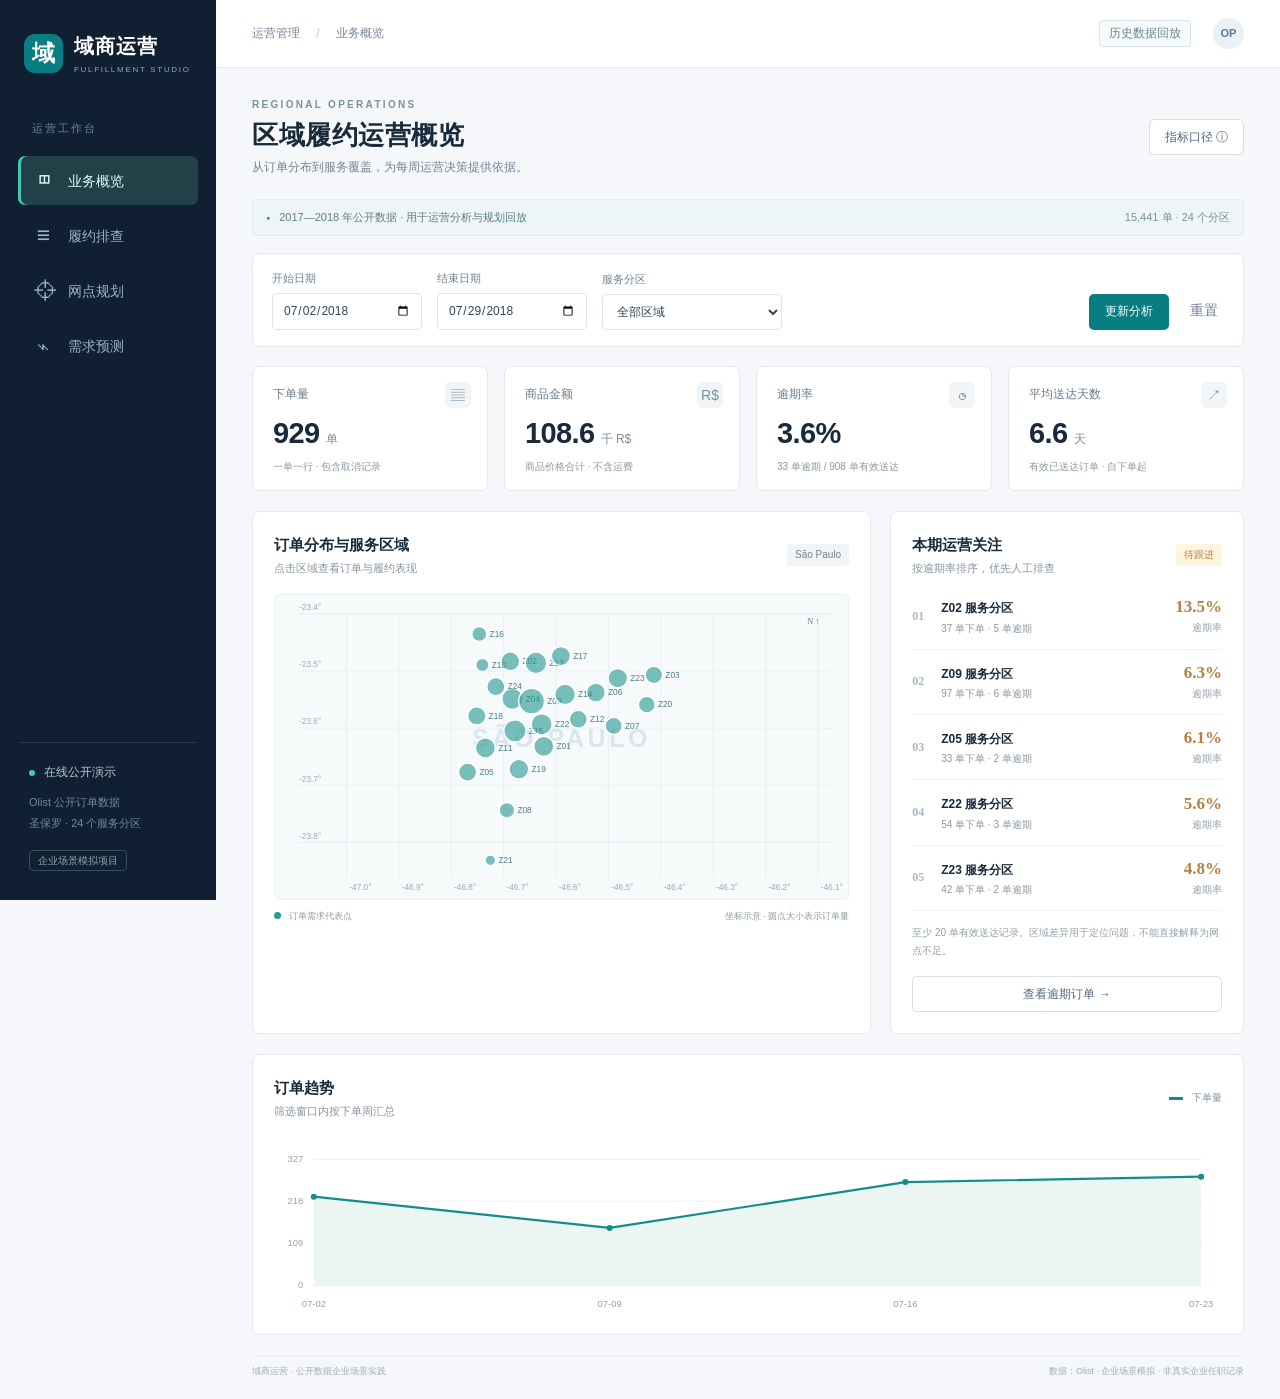
<file: index.html>
<!doctype html>
<html lang="zh-CN"><head><meta charset="utf-8"><meta name="viewport" content="width=device-width,initial-scale=1"><meta name="description" content="基于 Olist 公开历史订单的区域运营分析、需求预测与配送网点规划演示。"><title>域商运营 · 区域履约工作台</title><link rel="stylesheet" href="./style.css"></head>
<body>
<aside class="sidebar">
  <a class="brand" href="./"><span class="brand-mark">域</span><span>域商运营<small>FULFILLMENT STUDIO</small></span></a>
  <p class="nav-label">运营工作台</p>
  <nav aria-label="主导航">
    <button class="nav-item active" data-page="overview"><span>◫</span>业务概览</button>
    <button class="nav-item" data-page="delivery"><span>≡</span>履约排查</button>
    <button class="nav-item" data-page="planning"><span>⌖</span>网点规划</button>
    <button class="nav-item" data-page="forecast"><span>⌁</span>需求预测</button>
  </nav>
  <div class="sidebar-bottom"><span class="live-dot"></span> 在线公开演示<p>Olist 公开订单数据<br>圣保罗 · 24 个服务分区</p><span class="simulation-tag">企业场景模拟项目</span></div>
</aside>
<main>
  <header class="topbar"><span>运营管理 <span class="slash">/</span> <span id="breadcrumb">业务概览</span></span><div class="topbar-right"><span class="history-badge">历史数据回放</span><span class="avatar">OP</span></div></header>
  <div class="workspace">
    <div class="page-heading"><div><p class="eyebrow">REGIONAL OPERATIONS</p><h1 id="page-title">区域履约运营概览</h1><p id="page-description">从订单分布到服务覆盖，为每周运营决策提供依据。</p></div><button class="button secondary" id="definitions-button">指标口径 ⓘ</button></div>
    <div class="data-notice"><span>●</span> 2017—2018 年公开数据 · 用于运营分析与规划回放 <span class="notice-right" id="data-count">正在连接数据…</span></div>
    <section class="filter-bar" id="global-filters" aria-label="订单筛选">
      <label>开始日期<input id="start-date" type="date" value="2018-07-02" min="2017-01-02" max="2018-08-26"></label>
      <label>结束日期<input id="end-date" type="date" value="2018-07-29" min="2017-01-02" max="2018-08-26"></label>
      <label class="zone-filter">服务分区<select id="zone-filter"><option value="-1">全部区域</option></select></label>
      <button class="button primary" id="apply-filters">更新分析</button><button class="text-button" id="reset-filters">重置</button>
    </section>
    <div id="error-banner" class="error-banner" role="alert" hidden></div>
    <section id="view-overview" class="page-view">
      <div class="kpi-grid" id="kpi-cards"></div>
      <div class="overview-grid">
        <section class="panel map-panel"><div class="panel-heading"><div><h2>订单分布与服务区域</h2><p>点击区域查看订单与履约表现</p></div><span class="pill">São Paulo</span></div><div id="overview-map" class="map-container"></div><div class="map-caption"><span><i class="legend-dot"></i> 订单需求代表点</span><span>坐标示意 · 圆点大小表示订单量</span></div></section>
        <section class="panel issues-panel"><div class="panel-heading"><div><h2>本期运营关注</h2><p>按逾期率排序，优先人工排查</p></div><span class="pill amber">待跟进</span></div><div id="issue-list"></div><div class="panel-note">至少 20 单有效送达记录。区域差异用于定位问题，不能直接解释为网点不足。</div><button id="go-delivery" class="button secondary full-width">查看逾期订单 →</button></section>
      </div>
      <section class="panel trend-panel"><div class="panel-heading"><div><h2>订单趋势</h2><p>筛选窗口内按下单周汇总</p></div><span class="chart-key"><i></i> 下单量</span></div><div id="order-chart"></div></section>
    </section>
    <section id="view-delivery" class="page-view" hidden>
      <section class="panel"><div class="panel-heading"><div><h2>订单履约排查</h2><p id="order-count">正在读取订单…</p></div><div class="inline-controls"><label class="checkbox-label"><input type="checkbox" id="late-only">只看逾期</label><button id="export-orders" class="button secondary">导出 CSV ↓</button></div></div><div class="table-scroll"><table><thead><tr><th>订单编号</th><th>下单日期</th><th>服务区</th><th>商品金额 R$</th><th>送达天数</th><th>履约状态</th></tr></thead><tbody id="orders-body"></tbody></table></div><div class="pagination"><span id="pagination-info"></span><div><button class="button secondary compact" id="prev-page">上一页</button><button class="button secondary compact" id="next-page">下一页</button></div></div></section>
      <div class="method-note"><strong>排查建议</strong><p>先核对订单承诺日期、实际送达时间与区域样本量，再联系对应商家或承运环节。这里展示的是事后履约记录，并非下单时的风险预测。</p></div>
    </section>
    <section id="view-planning" class="page-view" hidden>
      <section class="planning-controls panel"><div class="panel-heading"><div><h2>网点预算与需求场景</h2><p>在相同候选点中比较不同布局</p></div><span class="pill">4 周规划周期</span></div><div class="planning-form"><label>历史回放窗口<select id="planning-origin"><option value="2018-07-02">07.02 — 07.29</option><option value="2018-07-30">07.30 — 08.26</option></select></label><label>网点数量<select id="site-budget"></select></label><label>选址方法<select id="planning-method"><option value="forecast">预测需求优化</option><option value="historical">近 8 周需求优化</option><option value="hotspot">订单热点选址</option></select></label></div></section>
      <div class="plan-kpis" id="plan-kpis"></div>
      <div class="planning-grid"><section class="panel"><div class="panel-heading"><div><h2>服务覆盖方案</h2><p id="plan-subtitle">选择预算查看方案</p></div><span class="pill green">球面直线距离</span></div><div id="planning-map" class="map-container"></div><div class="map-caption"><span><i class="legend-square"></i> 候选服务点</span><span>连接线表示最近分配关系</span></div></section><section class="panel"><div class="panel-heading"><div><h2>区域重点保障</h2><p>提高某个分区的规划权重并保存方案</p></div></div><label class="block-label">重点区域<select id="priority-zone"><option value="-1">不设置重点区域</option></select></label><label class="block-label">需求权重 <span id="factor-value">1.5 倍</span><input id="priority-factor" type="range" min="1" max="3" step="0.25" value="1.5"></label><label class="block-label">方案名称<input id="scenario-name" value="运营评审方案" maxlength="80"></label><button class="button primary full-width" id="save-scenario">计算并保存方案</button><div id="save-status" class="save-status" role="status"></div><div class="saved-heading">已保存方案 · 当前浏览器</div><div id="saved-scenarios" class="saved-list"></div></section></div>
      <section class="panel"><div class="panel-heading"><div><h2>相同预算下的方案对比</h2><p>使用对应窗口真实订单坐标回放评价</p></div></div><div class="table-scroll"><table><thead><tr><th>方案</th><th>平均最近距离</th><th>90 分位距离</th><th>3 公里覆盖</th><th>5 公里覆盖</th></tr></thead><tbody id="plan-comparison"></tbody></table></div></section>
      <div class="method-note"><strong>如何理解结果</strong><p>候选点是训练期邮编代表坐标，未核验物业。模型未加入路网、容量、租金或车辆约束；距离和覆盖率用于方案比较，不能换算为真实配送时间与节省金额。</p></div>
    </section>
    <section id="view-forecast" class="page-view" hidden>
      <div class="model-banner"><div><span class="pill green">验证集选定</span><h2 id="selected-model">正在读取模型</h2><p id="model-detail"></p></div><div><span>评价单元</span><strong>24 区域 × 8 周</strong><small>测试集按时间留出</small></div></div>
      <section class="panel"><div class="panel-heading"><div><h2>预测方法比较</h2><p>参数在测试前固定，以验证期 WAPE 选择上线候选</p></div><span class="pill">误差越低越好</span></div><div class="table-scroll"><table><thead><tr><th>方法</th><th>验证 WAPE</th><th>测试 WAPE</th><th>测试 MAE</th><th>测试偏差</th><th>选用状态</th></tr></thead><tbody id="forecast-comparison"></tbody></table></div></section>
      <section class="panel trend-panel"><div class="panel-heading"><div><h2>测试期总需求与预测</h2><p>每 4 周重新读取已知历史；模型参数保持固定</p></div><span class="chart-key"><i></i> 实际 <i class="forecast-line"></i> 预测</span></div><div id="forecast-chart"></div></section>
      <div class="method-note"><strong>运营解读</strong><p id="forecast-explanation"></p></div>
    </section>
    <footer><span>域商运营 · 公开数据企业场景实践</span><span>数据：Olist · 企业场景模拟 · 非真实企业任职记录</span></footer>
  </div>
</main>
<dialog id="definitions"><div class="dialog-heading"><h2>指标口径</h2><button id="close-definitions" aria-label="关闭">×</button></div><dl><dt>下单量</dt><dd>一单一行，包含之后被取消的记录；不代表已发货量。</dd><dt>商品金额</dt><dd>订单商品价格之和，币种 BRL；不包含运费，不代表净收入或已收款。</dd><dt>逾期率</dt><dd>实际送达自然日晚于承诺送达日的订单数 ÷ 有效已送达订单数。同日送达算准时。</dd><dt>送达天数</dt><dd>已送达有效记录中，实际送达时间减下单时间；未送达不记作零天。</dd><dt>服务距离</dt><dd>客户邮编代表坐标到最近候选点的球面距离；并非路网里程。</dd><dt>重点区域权重</dt><dd>只影响选址目标；方案回放依然按真实订单原始权重评分。</dd></dl><p class="panel-note">来源：<a href="https://www.kaggle.com/datasets/olistbr/brazilian-ecommerce" target="_blank" rel="noreferrer">Olist 公开数据集</a> · CC BY-NC-SA 4.0</p></dialog>
<script src="./data-service.js"></script>
<script src="./app.js"></script></body></html>
</file>
<file: style.css>
:root{--nav:#101f31;--ink:#192a3b;--muted:#748293;--teal:#087e83;--teal-soft:#e5f3f1;--border:#e3e9ee;--bg:#f5f7fa;--amber:#af7922}*{box-sizing:border-box}body{margin:0;background:var(--bg);color:var(--ink);font:14px/1.6 "Microsoft YaHei","Segoe UI",sans-serif}button,input,select{font:inherit}button,a,select,input[type=range]{cursor:pointer}button{transition:background .15s,box-shadow .15s}button:focus-visible,a:focus-visible,select:focus-visible,input:focus-visible,[tabindex]:focus-visible{outline:3px solid #4bbeb4;outline-offset:3px}[hidden]{display:none!important}a{color:var(--teal)}.sidebar{width:216px;position:fixed;inset:0 auto 0 0;background:var(--nav);color:#d8e4ed;padding:30px 18px;z-index:10;display:flex;flex-direction:column}.brand{display:flex;align-items:center;gap:11px;text-decoration:none;color:#fff;padding:0 6px;font-weight:700;font-size:20px;letter-spacing:1px}.brand small{display:block;font-size:8px;letter-spacing:1.7px;font-weight:400;color:#91a9bd;margin-top:2px}.brand-mark{width:39px;height:39px;display:grid;place-items:center;background:#087e83;border-radius:11px;font-size:23px}.nav-label{font-size:11px;letter-spacing:2px;color:#6f879d;margin:43px 14px 13px}.nav-item{display:flex;align-items:center;gap:14px;border:0;background:none;color:#9eb2c5;width:100%;padding:13px 15px;border-radius:7px;margin:6px 0;text-align:left}.nav-item span{font-size:23px;line-height:1;width:21px;text-align:center}.nav-item:hover{background:#1b3044;color:#fff}.nav-item.active{background:#214047;color:#e4fbf3;box-shadow:inset 3px 0 #49c6b2}.sidebar-bottom{margin-top:auto;padding:20px 11px 0;border-top:1px solid #26384a;color:#b4c6d6;font-size:12px}.sidebar-bottom p{font-size:11px;color:#6f8ba3;line-height:1.9;margin:10px 0 17px}.live-dot{display:inline-block;width:6px;height:6px;background:#4ac7b3;border-radius:50%;margin-right:6px}.simulation-tag{padding:4px 8px;border:1px solid #36505f;border-radius:4px;color:#86aab2;font-size:10px}main{margin-left:216px}.topbar{height:68px;background:#fff;border-bottom:1px solid var(--border);padding:0 36px;display:flex;justify-content:space-between;align-items:center;color:#788596;font-size:12px}.slash{padding:0 13px;color:#c0c8d2}.topbar-right{display:flex;align-items:center;gap:22px}.history-badge{color:#69868d;border:1px solid #d8e5e7;border-radius:4px;padding:3px 9px;background:#f6fafb}.avatar{display:grid;place-items:center;width:31px;height:31px;background:#eaf0f4;border-radius:50%;font-size:11px;font-weight:700;color:#607a8c}.workspace{max-width:1600px;margin:auto;padding:29px 36px 20px}.page-heading{display:flex;justify-content:space-between;align-items:center;margin-bottom:21px}.eyebrow{color:#7a929d;font-size:10px;letter-spacing:2.3px;font-weight:700;margin:0 0 4px}h1{font-size:26px;letter-spacing:.5px;line-height:1.4;margin:0 0 5px;font-weight:700}.page-heading p:not(.eyebrow){font-size:12px;color:var(--muted);margin:0}h2{font-size:15px;margin:0;line-height:1.6;font-weight:700}.button{border:1px solid transparent;border-radius:5px;min-height:36px;padding:7px 15px;font-weight:500;font-size:12px;white-space:nowrap}.primary{background:var(--teal);color:white}.primary:hover{background:#066c71}.secondary{background:white;border-color:#d7e0e6;color:#536779}.secondary:hover{background:#f0f6f8;border-color:#b4cbd3}.button:disabled{opacity:.4;cursor:default}.compact{min-height:31px;padding:5px 10px}.full-width{width:100%}.text-button{color:var(--muted);border:0;background:none;padding:9px 6px}.data-notice{display:flex;align-items:center;gap:9px;font-size:11px;color:#5e7d85;background:#edf5f7;border:1px solid #e0ecef;border-radius:5px;padding:9px 13px;margin-bottom:17px}.data-notice>span:first-child{font-size:7px;color:#318f91}.notice-right{margin-left:auto;color:#7a929b}.filter-bar{display:flex;align-items:end;gap:15px;padding:16px 19px;background:#fff;border:1px solid var(--border);border-radius:7px;margin-bottom:19px}label{font-size:11px;color:#708091;display:block}input:not([type=checkbox],[type=range]),select{display:block;color:#30465b;background:#fff;border:1px solid #dce4e9;border-radius:5px;padding:7px 10px;min-height:36px;min-width:150px;margin-top:5px;font-size:12px}select{padding-right:28px}.zone-filter{margin-right:auto}.zone-filter select{min-width:180px}.kpi-grid{display:grid;grid-template-columns:repeat(4,1fr);gap:16px;margin-bottom:20px}.kpi-card{background:#fff;border:1px solid var(--border);border-radius:7px;padding:18px 20px 15px;position:relative}.kpi-label{color:#697c8c;font-size:12px;display:flex;justify-content:space-between}.kpi-symbol{background:#f1f5f7;width:26px;height:26px;display:grid;place-items:center;color:#73929c;border-radius:6px;position:absolute;right:16px;top:15px}.kpi-value{font:600 29px/1.5 "Segoe UI",sans-serif;letter-spacing:-.6px;margin:8px 0 3px}.kpi-value small{font:400 12px "Microsoft YaHei",sans-serif;letter-spacing:0;margin-left:6px;color:#7a8b96}.kpi-foot{font-size:10px;color:#8b98a4}.kpi-foot em{font-style:normal;color:#a5772d}.overview-grid{display:grid;grid-template-columns:minmax(450px,1.75fr) minmax(270px,1fr);gap:19px}.panel{background:#fff;border:1px solid var(--border);border-radius:7px;padding:21px;margin-bottom:20px;min-width:0}.panel-heading{display:flex;align-items:center;justify-content:space-between;gap:15px;margin-bottom:17px}.panel-heading p{font-size:11px;color:#8794a0;margin:3px 0 0}.pill{display:inline-block;white-space:nowrap;font-size:10px;padding:3px 8px;border-radius:4px;color:#738492;background:#f0f4f6}.pill.green{background:#e8f5f0;color:#327c67}.pill.amber{background:#fff4df;color:#b18638}.map-container{height:306px;border:1px solid #ecf0f2;border-radius:5px;background:#f7fafb;overflow:hidden}.map-container svg{width:100%;height:100%}.map-caption{display:flex;justify-content:space-between;font-size:9px;color:#8d9ba5;margin-top:9px;gap:9px}.legend-dot{display:inline-block;background:#2b9b94;width:7px;height:7px;border-radius:50%;margin-right:5px}.legend-square{display:inline-block;background:#1b3c53;width:7px;height:7px;transform:rotate(45deg);margin-right:5px}.issue{border-bottom:1px solid #eff2f5;display:flex;align-items:center;gap:11px;padding:12px 0}.issue:first-child{padding-top:2px}.issue-rank{color:#a8b7c3;font:600 12px "Segoe UI";width:18px}.issue-name{font-size:12px;font-weight:600}.issue-detail{font-size:10px;color:#8997a3;margin-top:2px}.issue-rate{margin-left:auto;text-align:right;font:600 17px "Segoe UI";color:#b4803e}.issue-rate small{display:block;font:10px "Microsoft YaHei";color:#93a0aa;margin-top:4px}.issue button{border:0;background:none;text-align:left;padding:0;color:inherit}.panel-note{color:#91a0ab;font-size:10px;margin:13px 0 16px;line-height:1.8}.trend-panel{padding-bottom:10px}.chart-key{font-size:10px;color:#8193a0;white-space:nowrap}.chart-key i{display:inline-block;width:14px;height:3px;background:#148c88;vertical-align:middle;margin:0 6px}.chart-key i.forecast-line{background:#dbac53}.chart{width:100%;height:180px}.inline-controls{display:flex;align-items:center;gap:20px}.checkbox-label{display:flex;gap:7px;align-items:center;font-size:12px;white-space:nowrap}.checkbox-label input{accent-color:#087e83}.table-scroll{overflow:auto}table{width:100%;border-collapse:collapse;text-align:left;white-space:nowrap;font-size:12px}th{background:#f6f8fa;padding:12px 11px;font-weight:500;font-size:11px;color:#7c8c99;border-bottom:1px solid var(--border)}td{padding:13px 11px;border-bottom:1px solid #eef2f5;color:#4b6071}tbody tr:last-child td{border-bottom:0}tbody tr:hover td{background:#fafcfd}.mono{font:11px "Consolas",monospace;color:#708696}.pagination{display:flex;align-items:center;justify-content:space-between;padding-top:17px;color:#8d9aa6;font-size:11px}.pagination button{margin-left:8px}.status{font-size:10px;padding:3px 7px;border-radius:4px;background:#f2f5f7;color:#7b8e9c}.status.late{color:#b77c36;background:#fff3df}.status.ontime{color:#358e79;background:#eaf7f0}.method-note{background:#eef4f6;border:1px solid #e1eaef;border-radius:6px;padding:15px 19px;margin-bottom:22px;font-size:11px;color:#718694}.method-note strong{color:#466574;font-size:12px}.method-note p{margin:5px 0 0;line-height:1.9}.planning-controls{padding-bottom:19px}.planning-form{display:flex;gap:20px}.planning-form label{flex:1}.planning-form select{width:100%}.plan-kpis{display:grid;grid-template-columns:repeat(3,1fr);gap:16px;margin-bottom:20px}.plan-kpi{border:1px solid var(--border);border-radius:6px;background:#fff;padding:16px 21px}.plan-kpi span{font-size:11px;color:#81929f}.plan-kpi strong{display:block;font:600 27px/1.5 "Segoe UI";margin-top:4px;color:#1d5062}.plan-kpi small{font-size:10px;color:#91a2ad}.planning-grid{display:grid;grid-template-columns:1.7fr 1fr;gap:19px}.planning-grid .map-container{height:350px}.block-label{margin-bottom:16px}.block-label input,.block-label select{width:100%;min-width:0}.block-label span{float:right;color:#188980}.block-label input[type=range]{display:block;width:100%;margin:13px 0;accent-color:#087e83}.saved-heading{font-size:11px;color:#8b9ca6;margin:20px 0 8px}.saved-list{max-height:100px;overflow:auto}.saved-item{padding:7px 0;display:flex;justify-content:space-between;gap:10px;font-size:11px;color:#657c88;border-top:1px solid #edf1f4}.saved-item button{border:0;background:none;font-size:10px;color:#087e83;white-space:nowrap}.save-status{min-height:22px;font-size:11px;color:#2b8f78;margin-top:8px}.model-banner{display:flex;justify-content:space-between;align-items:center;gap:20px;border:1px solid #d9e8e4;background:linear-gradient(110deg,#eef8f4,#f8fbfc);border-radius:7px;padding:24px;margin-bottom:20px}.model-banner h2{font-size:22px;margin:9px 0 4px}.model-banner p{font-size:11px;color:#74918e;margin:0}.model-banner>div:last-child{text-align:right;font-size:11px;color:#7a919a}.model-banner strong{display:block;font-size:17px;color:#426471;margin:5px 0}.model-banner small{font-size:10px}.selected-row td{background:#f1f9f6}footer{display:flex;justify-content:space-between;color:#a0acb5;font-size:9px;padding:8px 0 0;border-top:1px solid #e9edf1;margin-top:9px}dialog{border:1px solid #dce6e9;border-radius:12px;max-width:550px;width:90%;padding:25px;box-shadow:0 20px 70px #102f4840;color:var(--ink)}dialog::backdrop{background:#0f213466}.dialog-heading{display:flex;justify-content:space-between;align-items:center;border-bottom:1px solid var(--border);padding-bottom:15px}.dialog-heading button{border:0;background:none;font-size:25px;color:#82909a}dt{font-weight:600;font-size:12px;margin-top:14px}dd{margin:4px 0 0;color:#718794;font-size:12px}.error-banner{border:1px solid #f0d7c5;color:#a75c37;background:#fff7f0;padding:12px 16px;border-radius:5px;margin-bottom:15px;font-size:12px}.empty-state{padding:30px;text-align:center;font-size:12px;color:#91a0a9}.map-point{cursor:pointer}.map-point:hover circle{stroke:#143f4b;stroke-width:2}.map-point text{pointer-events:none}.map-grid{stroke:#e2eaee;stroke-width:.7}.map-label{font:9px "Segoe UI",sans-serif;fill:#9aabb5}.map-watermark{font:600 27px "Segoe UI",sans-serif;fill:#d9e6eb;letter-spacing:4px}.map-line{stroke:#92b4bf;stroke-width:1;opacity:.45}.map-origin{font:9px "Segoe UI";fill:#617d89}
@media(min-width:1600px){.map-container{height:360px}.overview-grid{grid-template-columns:1.9fr 1fr}.issue{padding:16px 0}}
@media(max-width:1150px){.sidebar{width:180px;padding:26px 12px}.brand{font-size:18px}.brand small{font-size:7px}.brand-mark{width:33px;height:36px}main{margin-left:180px}.workspace{padding:25px 23px}.topbar{padding:0 24px}.filter-bar{gap:10px}.filter-bar input,.filter-bar select{min-width:125px}.zone-filter select{min-width:140px}.overview-grid{grid-template-columns:1.5fr 1fr}.kpi-card{padding:16px}.kpi-value{font-size:25px}.map-container{height:294px}.map-caption{font-size:8px}.panel{padding:17px}.planning-grid{grid-template-columns:1.5fr 1fr}}
@media(max-width:900px){.sidebar{width:76px;padding:24px 10px}.brand{justify-content:center;padding:0}.brand>span:last-child,.nav-label,.sidebar-bottom{display:none}.nav-item{font-size:0;justify-content:center;padding:13px}.nav-item span{font-size:25px}nav{margin-top:36px}main{margin-left:76px}.overview-grid,.planning-grid{grid-template-columns:1fr}.filter-bar{flex-wrap:wrap}.zone-filter{margin-right:0}.kpi-grid{grid-template-columns:repeat(2,1fr)}.page-heading p:not(.eyebrow){max-width:450px}.notice-right{display:none}.map-container{height:320px}.planning-form{flex-wrap:wrap}}
@media(max-width:600px){.workspace{padding:22px 15px}.topbar{padding:0 17px}.page-heading{align-items:start;gap:9px}h1{font-size:21px}.page-heading>.button{padding:6px 8px;font-size:10px}.data-notice{font-size:9px}.filter-bar label{flex:1}.filter-bar input,.filter-bar select{width:100%;min-width:115px}.filter-bar>.button{flex:1}.kpi-grid,.plan-kpis{gap:10px}.kpi-card{padding:15px 12px}.kpi-value{font-size:22px}.kpi-label{font-size:10px}.kpi-symbol{display:none}.kpi-foot{font-size:9px}.inline-controls{gap:10px}.model-banner{align-items:start;padding:18px}.model-banner>div:last-child{display:none}.planning-form{gap:10px}.planning-form label{min-width:130px}.plan-kpi{padding:12px}.plan-kpi strong{font-size:22px}.plan-kpi small{font-size:9px}.map-caption{font-size:8px}footer{display:block}footer span{display:block;margin-top:5px}.topbar{font-size:10px}.topbar-right{gap:9px}.history-badge{font-size:9px}}
</file>
